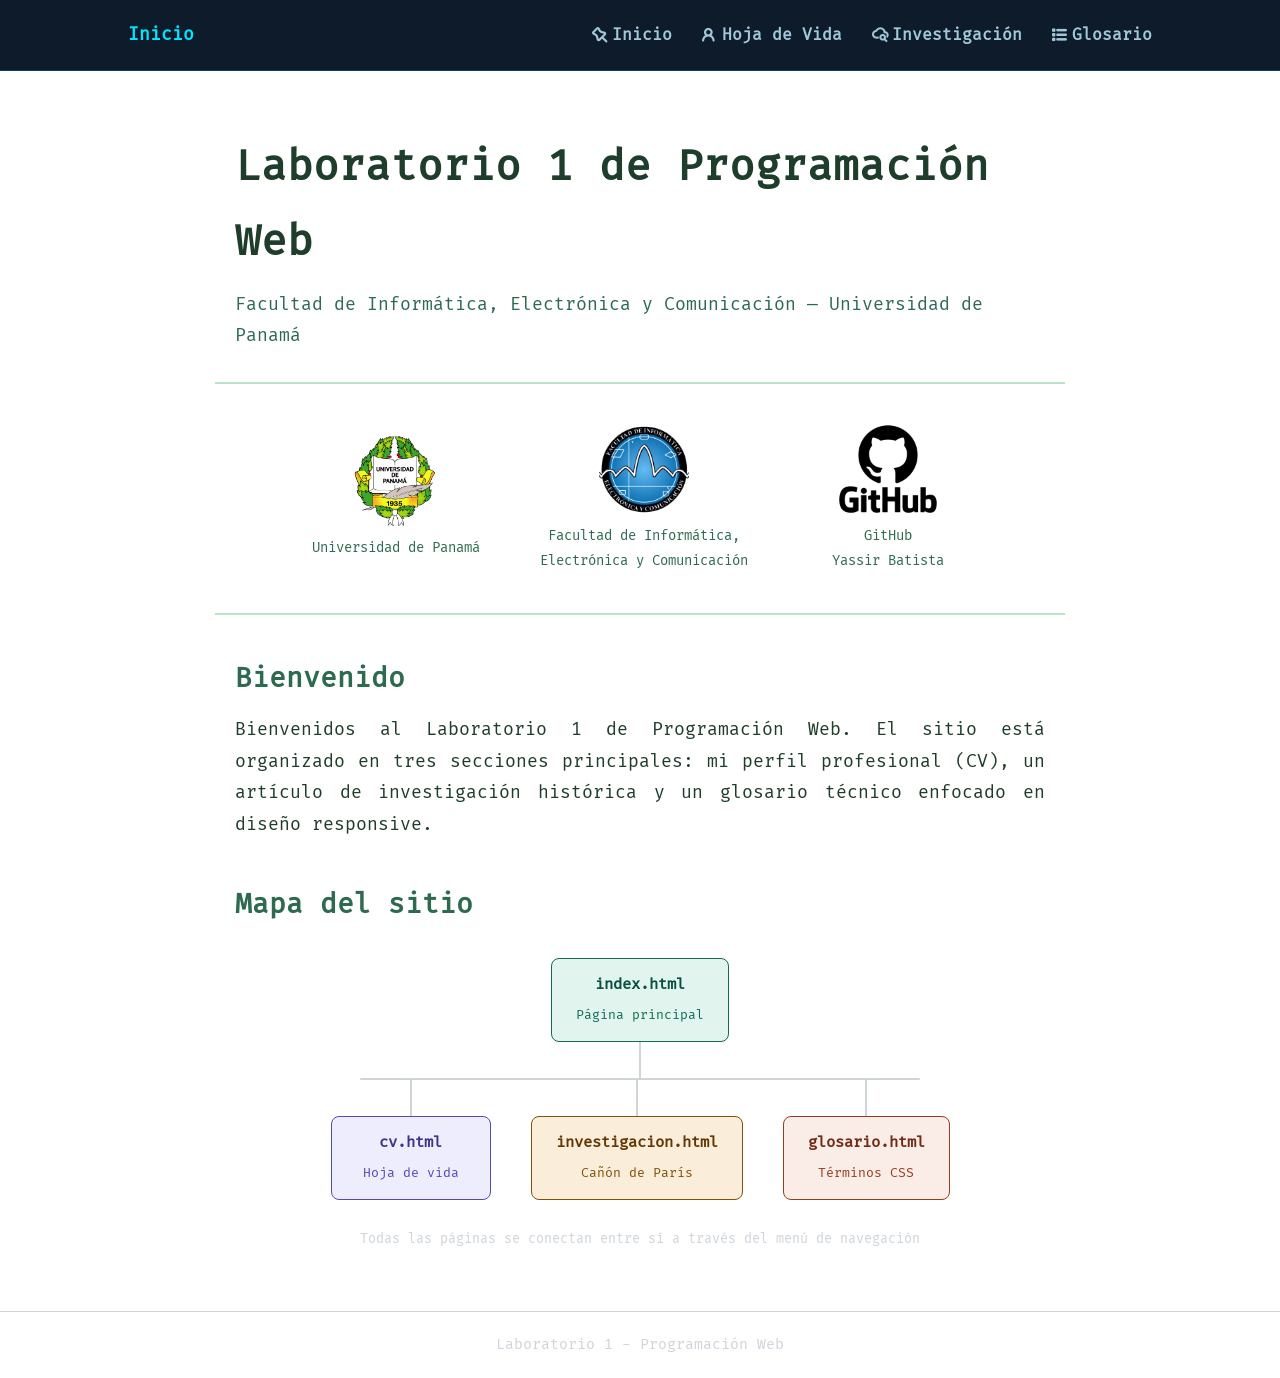
<file: templates/index.html>
<!DOCTYPE html>
<html lang="es">
<head>
    <meta charset="UTF-8">
    <meta name="viewport" content="width=device-width, initial-scale=1.0">
    <title>Laboratorio 1 - Programación Web</title>
    <link rel="stylesheet" href="../assets/style/base.css">
    <link rel="stylesheet" href="../assets/style/index.css">
</head>
<body>

    <header>
        <nav class="nav">
            <span class="nav-titulo">Inicio</span>
            <ul class="nav-lista">
                <li><a href="index.html"> Inicio</a></li>
                <li><a href="cv.html"> Hoja de Vida</a></li>
                <li><a href="investigacion.html">󰥗 Investigación</a></li>
                <li><a href="glosario.html"> Glosario</a></li>
            </ul>
        </nav>
    </header>

    <main>

        <!-- ENCABEZADO -->
        <section class="encabezado">
            <h1>Laboratorio 1 de Programación Web</h1>
            <p>Facultad de Informática, Electrónica y Comunicación — Universidad de Panamá</p>
        </section>

        <!-- LOGOS -->
        <section class="logos">
            <div class="logo-item">
                <a href="https://www.up.ac.pa/">
                    <img src="../assets/images/uni.png" alt="Logo Universidad de Panamá">
                    <span>Universidad de Panamá</span>
                </a>
            </div>
            <div class="logo-item">
                <a href="https://fiec.up.ac.pa/">
                    <img src="../assets/images/fiec.png" alt="Logo FIEC">
                    <span>Facultad de Informática,<br>Electrónica y Comunicación</span>
                </a>
            </div>
            <div class="logo-item">
                <a href="https://github.com/YassirBatista">
                    <img src="../assets/images/github.png" alt="GitHub Yassir Batista">
                    <span>GitHub<br>Yassir Batista</span>
                </a>
            </div>
        </section>

        <!-- BIENVENIDA -->
        <section class="bienvenida">
            <h2>Bienvenido</h2>
            <p>
                Bienvenidos al Laboratorio 1 de Programación Web. El sitio está organizado en tres secciones principales: mi perfil profesional (CV), un artículo de investigación histórica y un glosario técnico enfocado en diseño responsive.
            </p>
        </section>

        <!-- MAPA DEL SITIO -->
        <section class="mapa">
            <h2>Mapa del sitio</h2>

            <!-- NODO RAÍZ -->
            <div class="mapa-raiz">
                <div class="nodo nodo-inicio">
                    <p>index.html</p>
                    <span>Página principal</span>
                </div>
            </div>

            <!-- LÍNEA VERTICAL HACIA ABAJO -->
            <div class="linea-vertical"></div>

            <!-- LÍNEA HORIZONTAL QUE SE RAMIFICA -->
            <div class="linea-horizontal"></div>

            <!-- TRES RAMAS -->
            <div class="ramas">

                <div class="rama">
                    <div class="linea-rama"></div>
                    <div class="nodo nodo-cv">
                        <p>cv.html</p>
                        <span>Hoja de vida</span>
                    </div>
                </div>

                <div class="rama">
                    <div class="linea-rama"></div>
                    <div class="nodo nodo-investigacion">
                        <p>investigacion.html</p>
                        <span>Cañón de París</span>
                    </div>
                </div>

                <div class="rama">
                    <div class="linea-rama"></div>
                    <div class="nodo nodo-glosario">
                        <p>glosario.html</p>
                        <span>Términos CSS</span>
                    </div>
                </div>

            </div>

            <!-- LEYENDA -->
            <p class="mapa-leyenda">Todas las páginas se conectan entre sí a través del menú de navegación</p>

        </section>

    </main>

    <footer>
        <p>Laboratorio 1 - Programación Web</p>
    </footer>

</body>
</html>
</file>
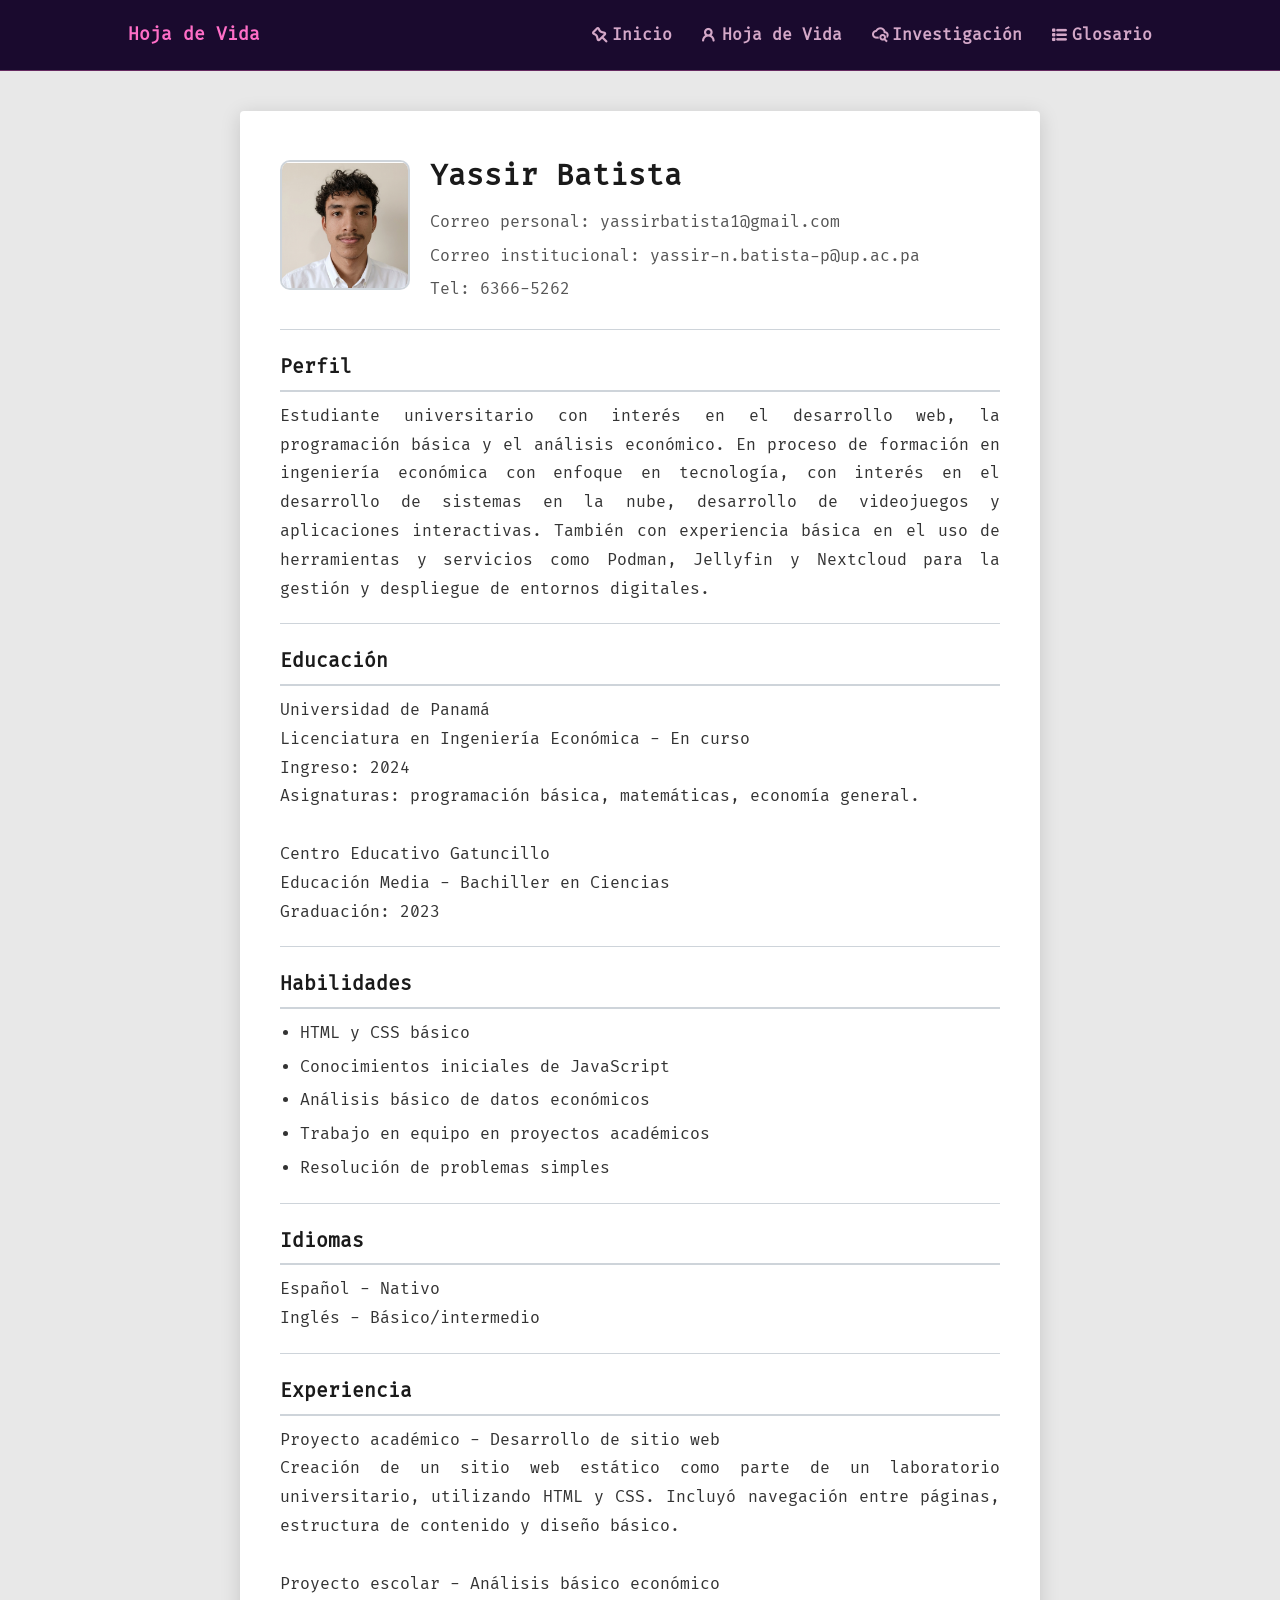
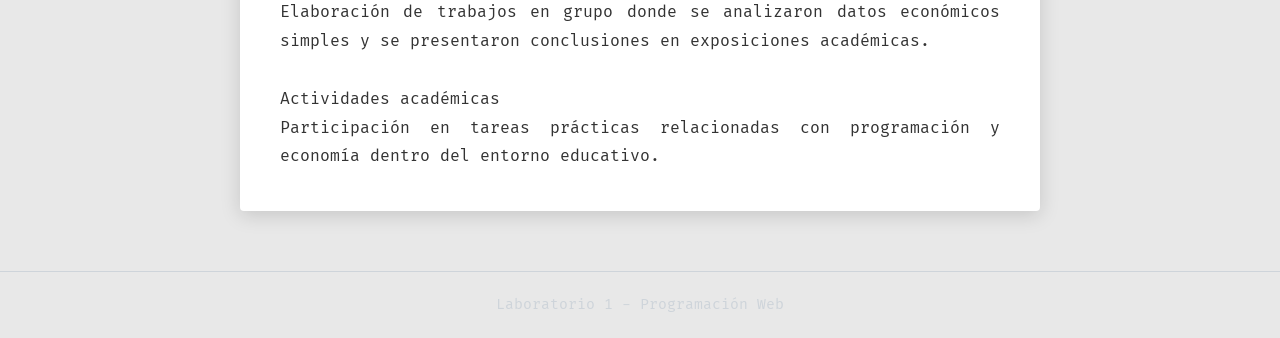
<file: templates/cv.html>
<!DOCTYPE html>
<html lang="es">
<head>
    <meta charset="UTF-8">
    <meta name="viewport" content="width=device-width, initial-scale=1.0">
    <title>Hoja de Vida</title>
    <link rel="stylesheet" href="../assets/style/base.css">
    <link rel="stylesheet" href="../assets/style/styleCV.css">
</head>
<body>

    <header>
        <nav class="nav">
            <span class="nav-titulo">Hoja de Vida</span>
            <ul class="nav-lista">
                <li><a href="index.html"> Inicio</a></li>
                <li><a href="cv.html"> Hoja de Vida</a></li>
                <li><a href="investigacion.html">󰥗 Investigación</a></li>
                <li><a href="glosario.html"> Glosario</a></li>
            </ul>
        </nav>
    </header>

    <main class="cv-contenedor">

        <section class="cv-encabezado">
            <div class="cv-foto">
                <img src="../assets/images/foto.png" alt="Foto personal">
            </div>
            <div class="cv-datos">
                <h1>Yassir Batista</h1>
                <p>Correo personal: yassirbatista1@gmail.com</p>
                <p>Correo institucional: yassir-n.batista-p@up.ac.pa</p>
                <p>Tel: 6366-5262</p>
            </div>
        </section>

        <hr>

        <section class="cv-seccion">
            <h2>Perfil</h2>
            <p>
                Estudiante universitario con interés en el desarrollo web, la programación básica y el análisis económico.
                En proceso de formación en ingeniería económica con enfoque en tecnología, con interés en el desarrollo de sistemas en la nube, desarrollo de videojuegos y aplicaciones interactivas.
                También con experiencia básica en el uso de herramientas y servicios como Podman, Jellyfin y Nextcloud para la gestión y despliegue de entornos digitales.
            </p>
        </section>

        <hr>

        <section class="cv-seccion">
            <h2>Educación</h2>
            <p>Universidad de Panamá</p>
            <p>Licenciatura en Ingeniería Económica - En curso</p>
            <p>Ingreso: 2024</p>
            <p>Asignaturas: programación básica, matemáticas, economía general.</p>
            <br>
            <p>Centro Educativo Gatuncillo</p>
            <p>Educación Media - Bachiller en Ciencias</p>
            <p>Graduación: 2023</p>
        </section>

        <hr>

        <section class="cv-seccion">
            <h2>Habilidades</h2>
            <ul>
                <li>HTML y CSS básico</li>
                <li>Conocimientos iniciales de JavaScript</li>
                <li>Análisis básico de datos económicos</li>
                <li>Trabajo en equipo en proyectos académicos</li>
                <li>Resolución de problemas simples</li>
            </ul>
        </section>

        <hr>

        <section class="cv-seccion">
            <h2>Idiomas</h2>
            <p>Español - Nativo</p>
            <p>Inglés - Básico/intermedio</p>
        </section>

        <hr>

        <section class="cv-seccion">
            <h2>Experiencia</h2>
            <p>Proyecto académico - Desarrollo de sitio web</p>
            <p>
                Creación de un sitio web estático como parte de un laboratorio universitario,
                utilizando HTML y CSS. Incluyó navegación entre páginas, estructura de contenido y diseño básico.
            </p>
            <br>
            <p>Proyecto escolar - Análisis básico económico</p>
            <p>
                Elaboración de trabajos en grupo donde se analizaron datos económicos simples
                y se presentaron conclusiones en exposiciones académicas.
            </p>
            <br>
            <p>Actividades académicas</p>
            <p>
                Participación en tareas prácticas relacionadas con programación y economía dentro del entorno educativo.
            </p>
        </section>

    </main>

    <footer>
        <p>Laboratorio 1 - Programación Web</p>
    </footer>

</body>
</html>
</file>
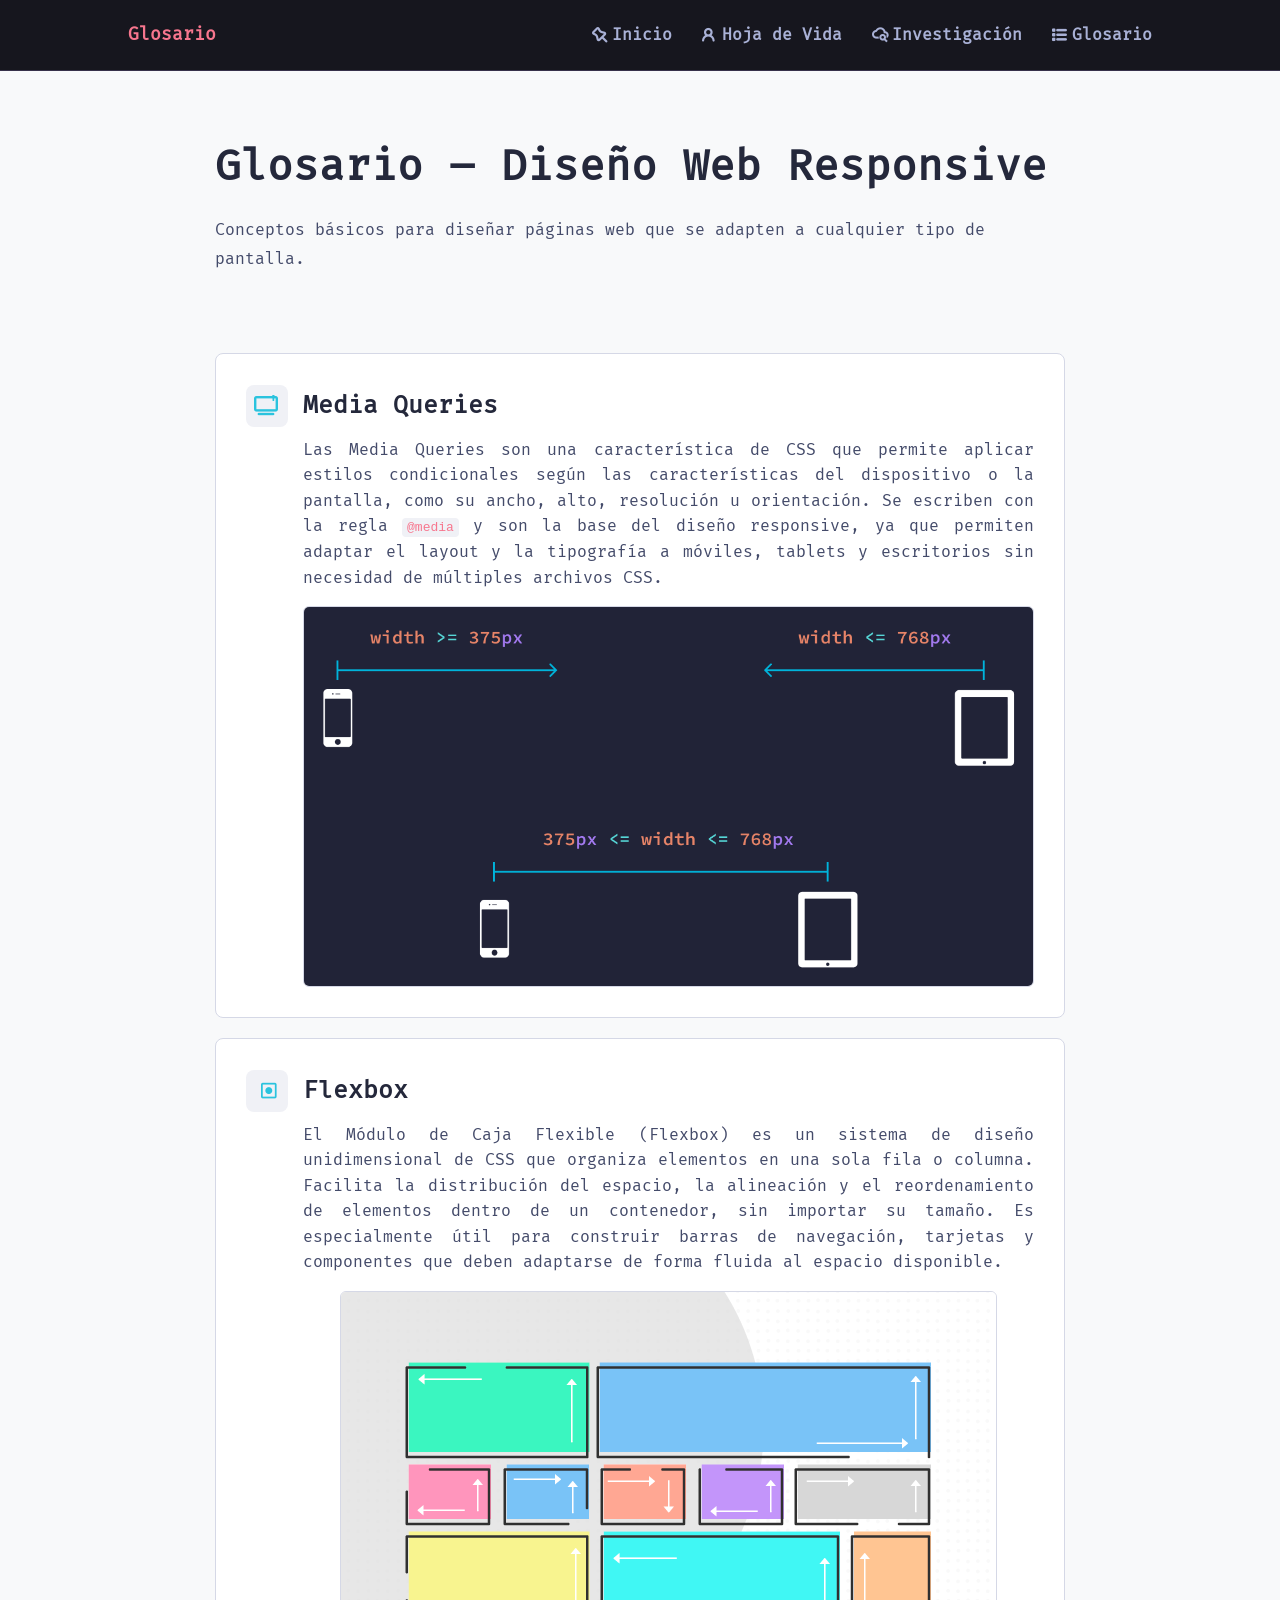
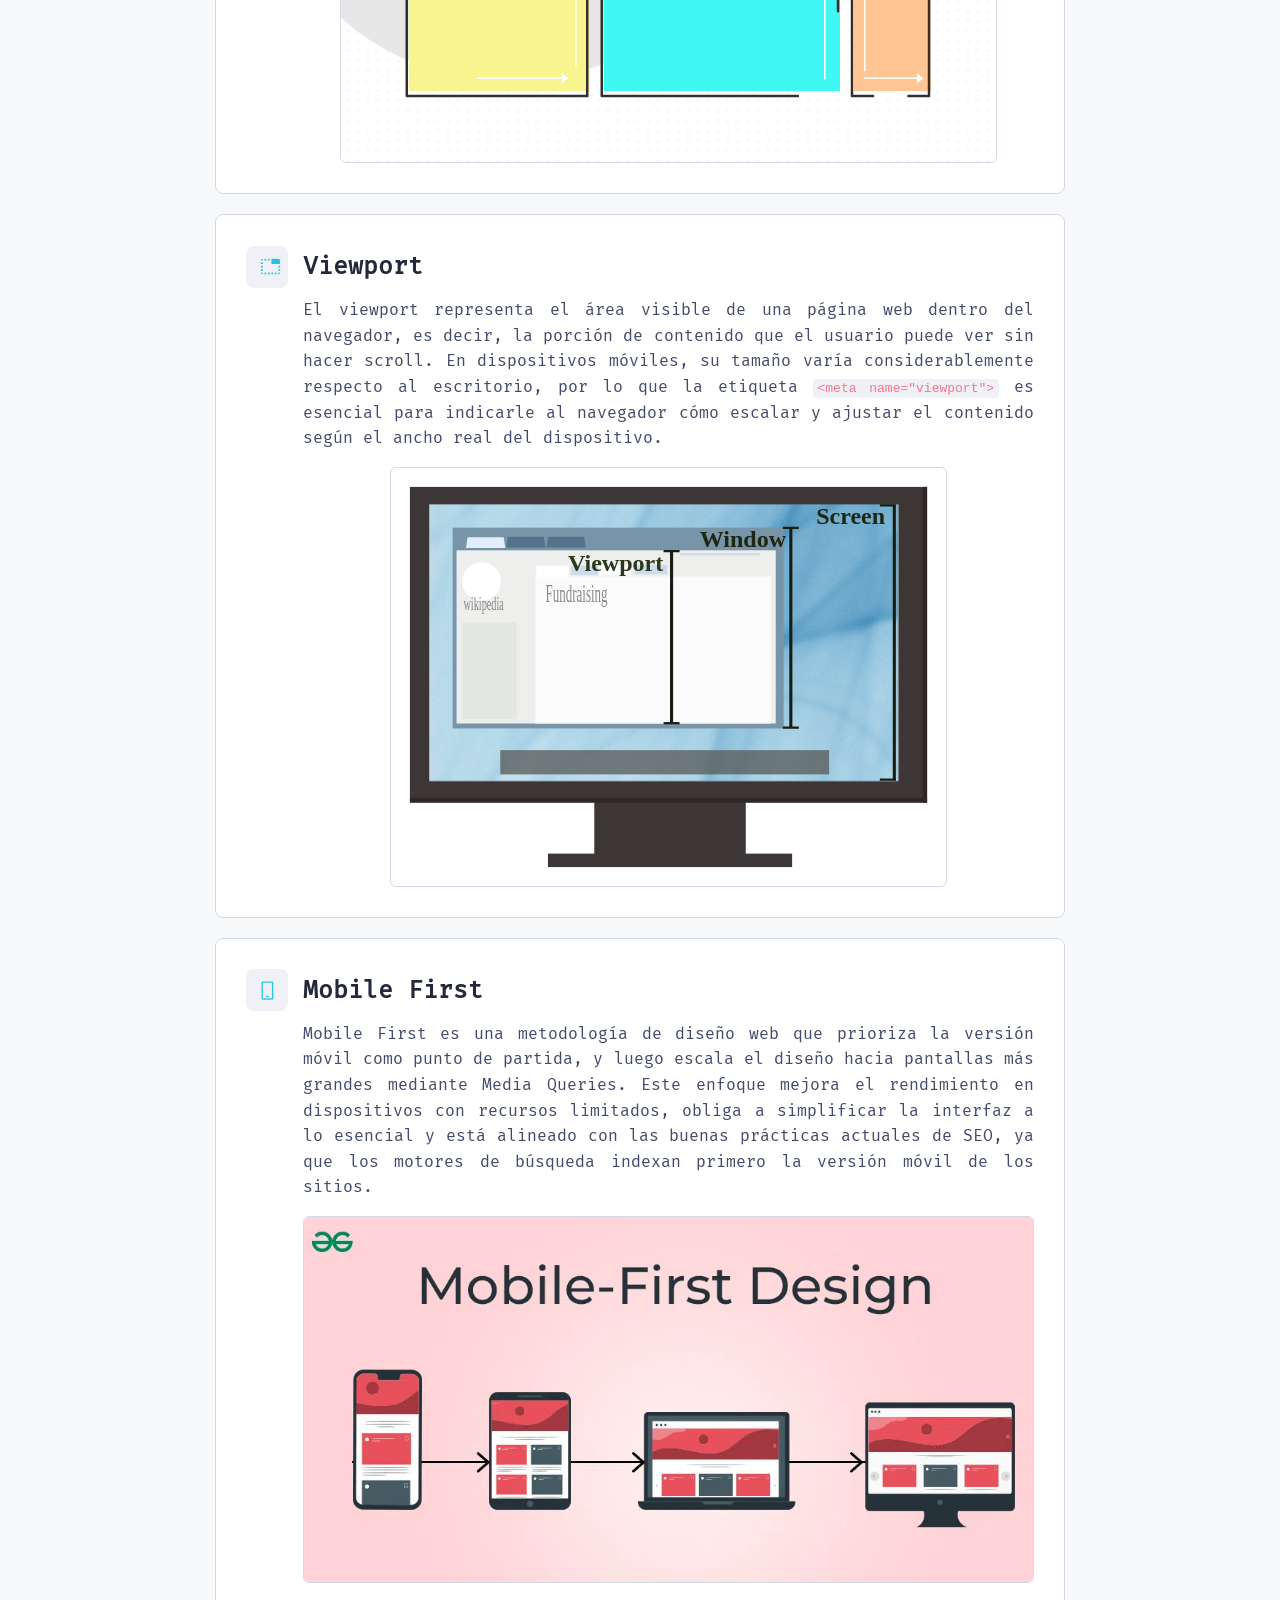
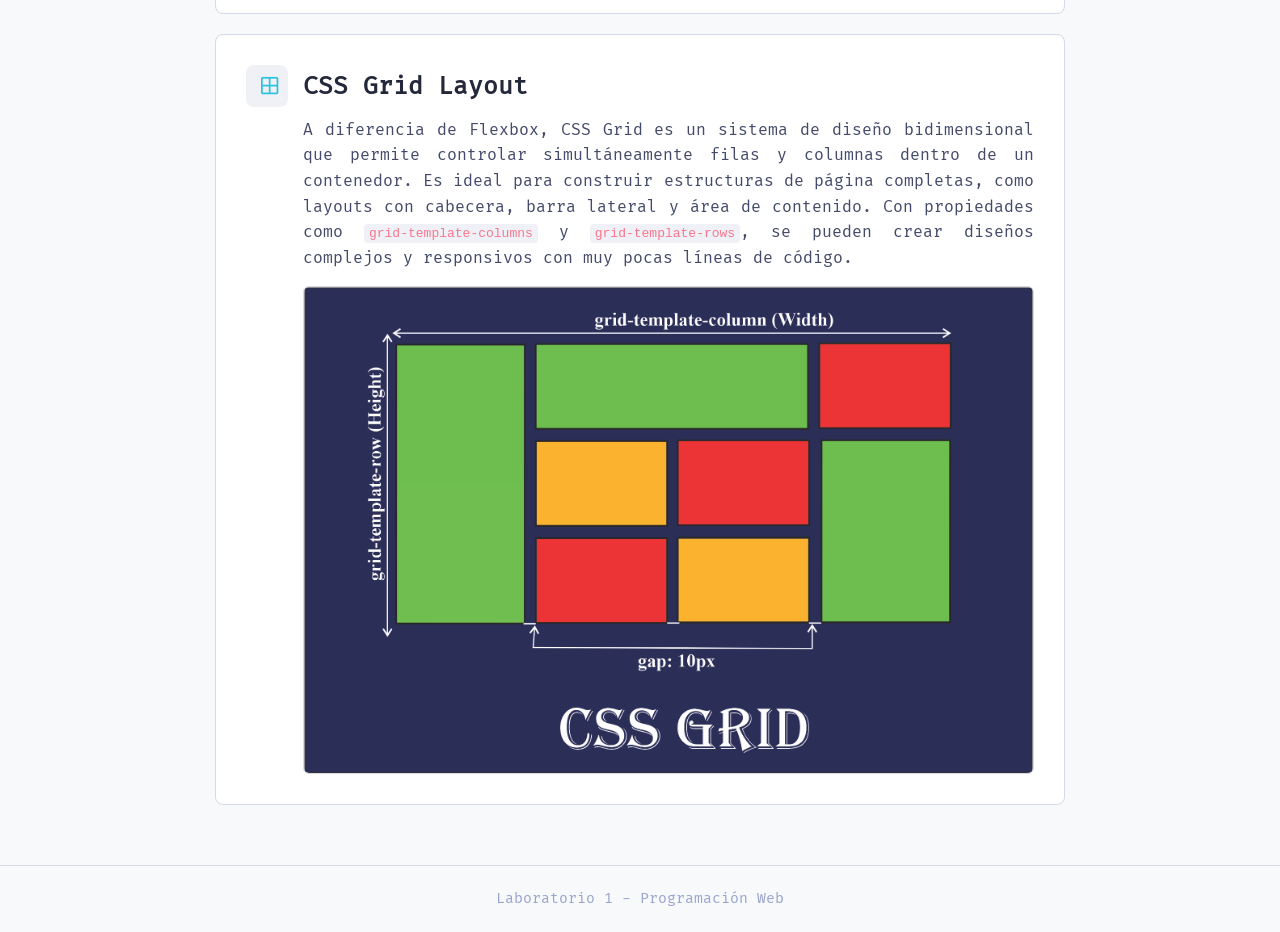
<file: templates/glosario.html>
<!DOCTYPE html>
<html lang="es">
<head>
    <meta charset="UTF-8">
    <meta name="viewport" content="width=device-width, initial-scale=1.0">
    <title>Glosario – Diseño Web Responsive</title>
    <link rel="stylesheet" href="../assets/style/base.css">
    <link rel="stylesheet" href="../assets/style/styleGlosario.css">
</head>
<body>

    <header>
        <nav class="nav">
            <span class="nav-titulo">Glosario</span>
            <ul class="nav-lista">
                <li><a href="index.html"> Inicio</a></li>
                <li><a href="cv.html"> Hoja de Vida</a></li>
                <li><a href="investigacion.html">󰥗 Investigación</a></li>
                <li><a href="glosario.html"> Glosario</a></li>
            </ul>
        </nav>
    </header>

    <main class="contenido">

        <section class="intro">
            <h1>Glosario – Diseño Web Responsive</h1>
            <p>Conceptos básicos para diseñar páginas web que se adapten a cualquier tipo de pantalla.</p>
        </section>

        <section id="glosario">
            <article class="termino">
                <div class="termino-encabezado">
                    <span class="termino-icono">'</span>
                    <h2>Media Queries</h2>
                </div>
                    <p>Las Media Queries son una característica de CSS que permite aplicar estilos condicionales según las características del dispositivo o la pantalla, como su ancho, alto, resolución u orientación. Se escriben con la regla <code>@media</code> y son la base del diseño responsive, ya que permiten adaptar el layout y la tipografía a móviles, tablets y escritorios sin necesidad de múltiples archivos CSS.</p>
                <div class="termino-imagen">
                    <img src="../assets/images/media.png" alt="Ejemplo Media Queries">
                </div>
            </article>

            <article class="termino">
                <div class="termino-encabezado">
                    <span class="termino-icono">󱗝</span>
                    <h2>Flexbox</h2>
                </div>
                    <p>El Módulo de Caja Flexible (Flexbox) es un sistema de diseño unidimensional de CSS que organiza elementos en una sola fila o columna. Facilita la distribución del espacio, la alineación y el reordenamiento de elementos dentro de un contenedor, sin importar su tamaño. Es especialmente útil para construir barras de navegación, tarjetas y componentes que deben adaptarse de forma fluida al espacio disponible.</p>
                <div class="termino-imagen">
                    <img src="../assets/images/flexbox.png" alt="Ejemplo Flexbox">
                </div>
            </article>

            <article class="termino">
                <div class="termino-encabezado">
                    <span class="termino-icono">󰓪</span>
                    <h2>Viewport</h2>
                </div>
                    <p>El viewport representa el área visible de una página web dentro del navegador, es decir, la porción de contenido que el usuario puede ver sin hacer scroll. En dispositivos móviles, su tamaño varía considerablemente respecto al escritorio, por lo que la etiqueta <code>&lt;meta name="viewport"&gt;</code> es esencial para indicarle al navegador cómo escalar y ajustar el contenido según el ancho real del dispositivo.</p>
                <div class="termino-imagen">
                    <img src="../assets/images/viewport.svg" alt="Ejemplo Viewport">
                </div>
            </article>

            <article class="termino">
                <div class="termino-encabezado">
                    <span class="termino-icono"></span>
                    <h2>Mobile First</h2>
                </div>
                    <p>Mobile First es una metodología de diseño web que prioriza la versión móvil como punto de partida, y luego escala el diseño hacia pantallas más grandes mediante Media Queries. Este enfoque mejora el rendimiento en dispositivos con recursos limitados, obliga a simplificar la interfaz a lo esencial y está alineado con las buenas prácticas actuales de SEO, ya que los motores de búsqueda indexan primero la versión móvil de los sitios.</p>
                <div class="termino-imagen">
                    <img src="../assets/images/mobile.webp" alt="Ejemplo Mobile First">
                </div>
            </article>

            <article class="termino">
                <div class="termino-encabezado">
                    <span class="termino-icono">󰝘</span>
                    <h2>CSS Grid Layout</h2>
                </div>
                    <p>A diferencia de Flexbox, CSS Grid es un sistema de diseño bidimensional que permite controlar simultáneamente filas y columnas dentro de un contenedor. Es ideal para construir estructuras de página completas, como layouts con cabecera, barra lateral y área de contenido. Con propiedades como <code>grid-template-columns</code> y <code>grid-template-rows</code>, se pueden crear diseños complejos y responsivos con muy pocas líneas de código.</p>
                <div class="termino-imagen">
                    <img src="../assets/images/css.webp" alt="Ejemplo CSS Grid">
                </div>
            </article>

        </section>

    </main>

    <footer>
        <p>Laboratorio 1 - Programación Web</p>
    </footer>

</body>
</html>
</file>
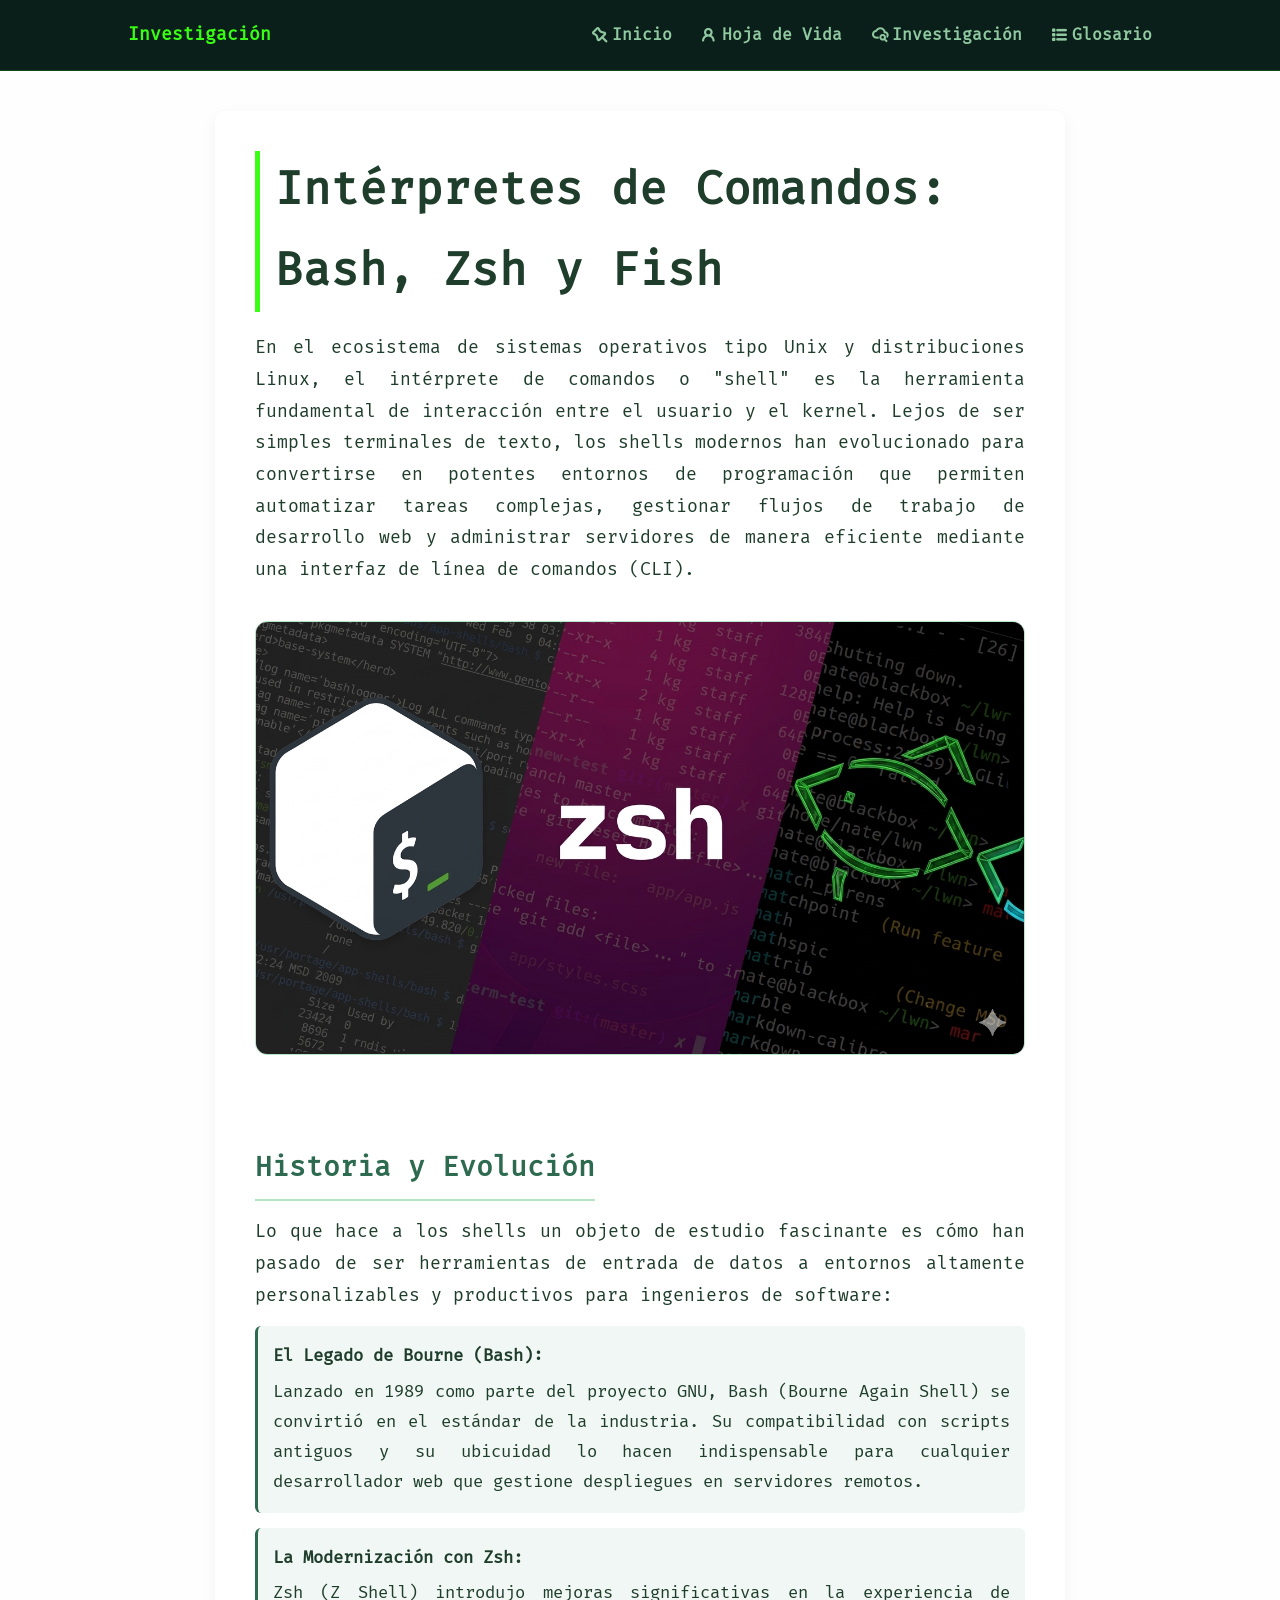
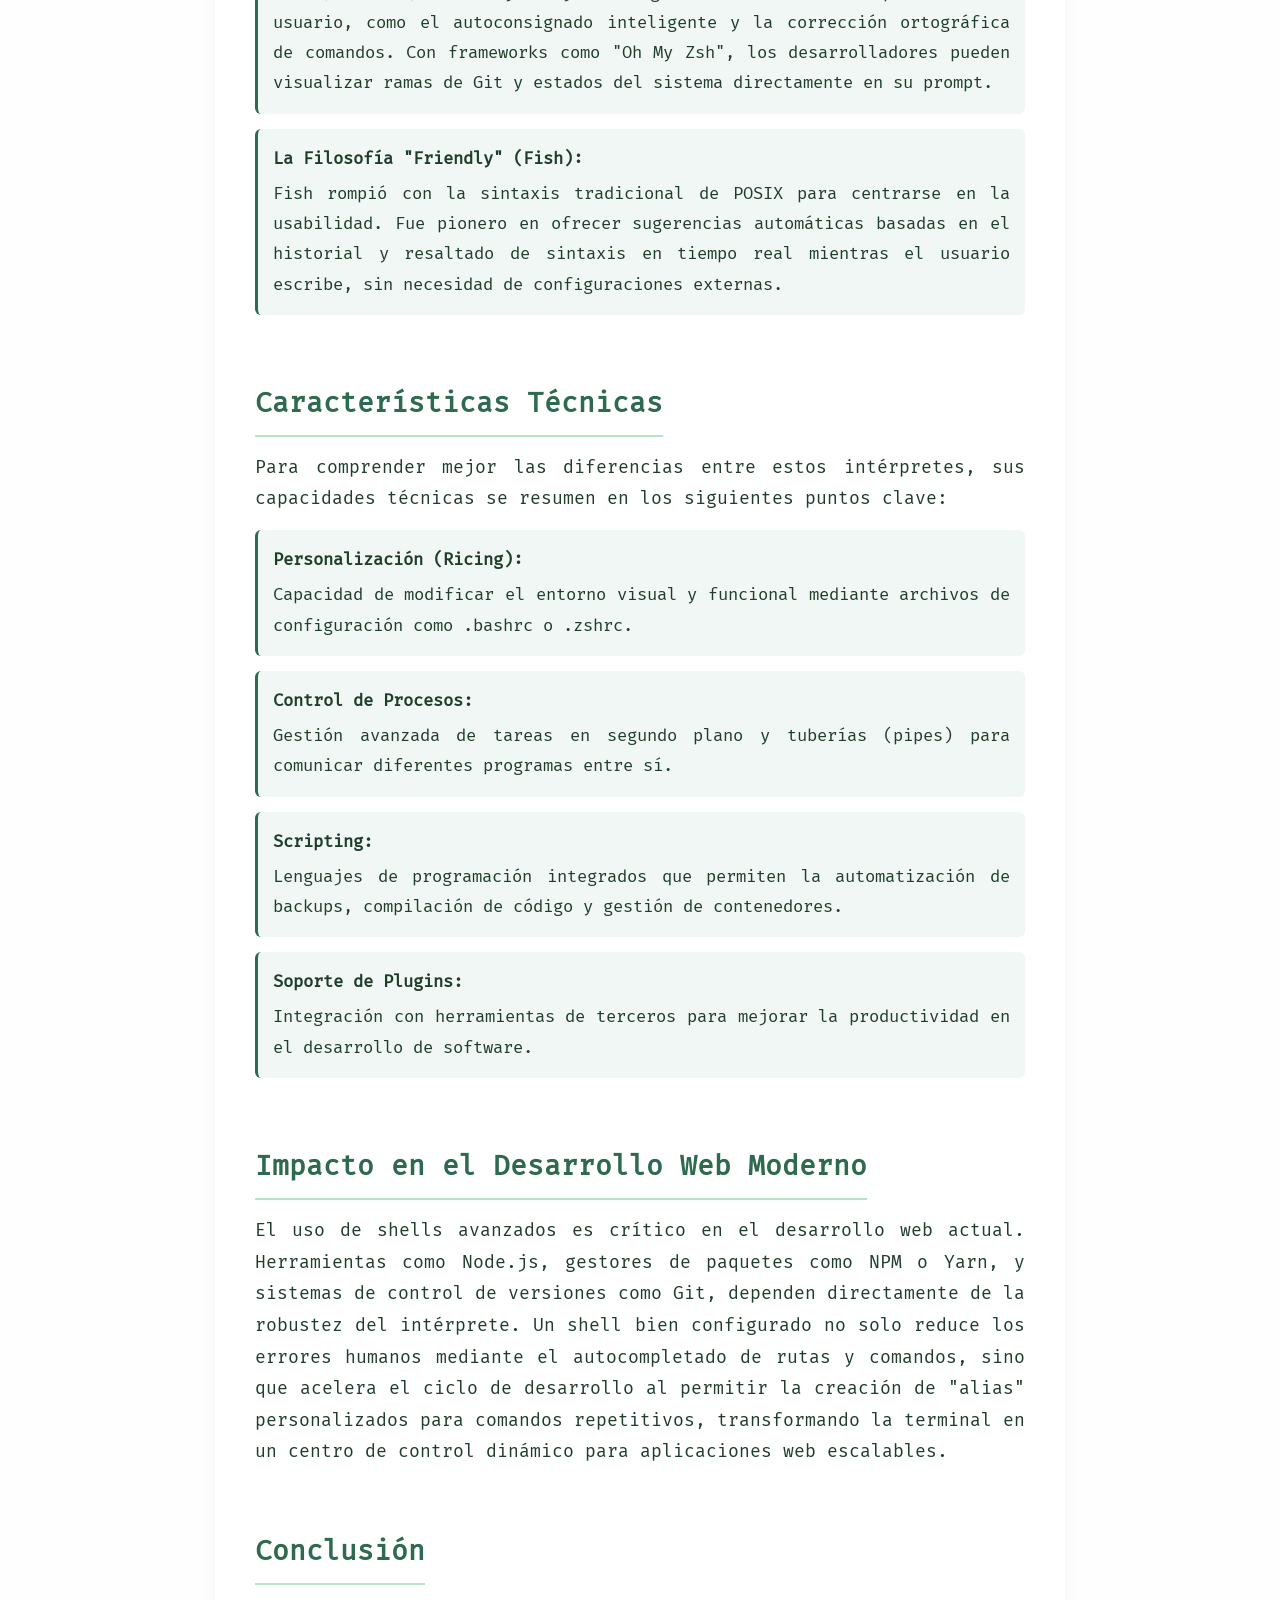
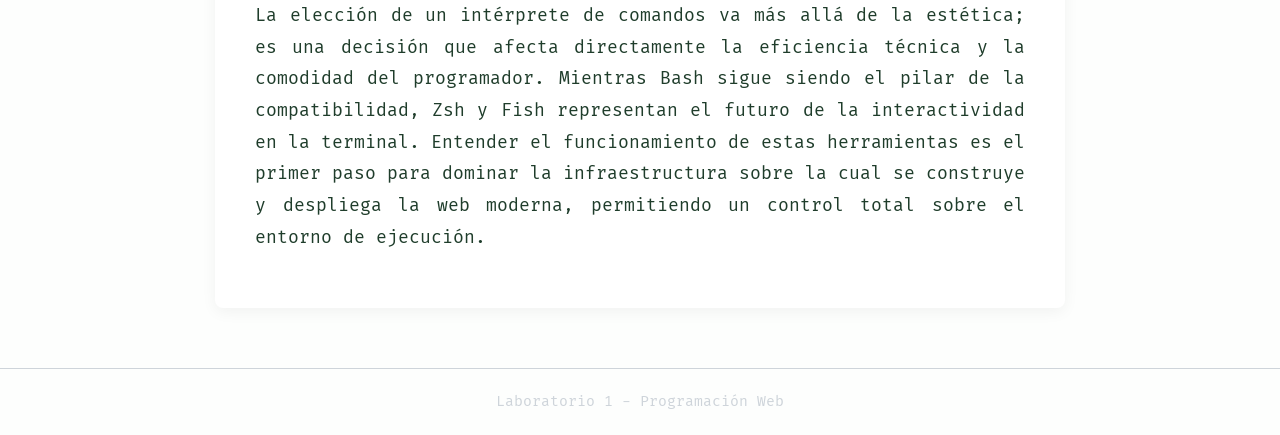
<file: templates/investigacion.html>
<!DOCTYPE html>
<html lang="es">
<head>
    <meta charset="UTF-8">
    <meta name="viewport" content="width=device-width, initial-scale=1.0">
    <title>Investigación</title>
    <link rel="stylesheet" href="../assets/style/base.css">
    <link rel="stylesheet" href="../assets/style/investigacion.css">
</head>
<body>

    <header>
        <nav class="nav">
            <span class="nav-titulo">Investigación</span>
            <ul class="nav-lista">
                <li><a href="index.html"> Inicio</a></li>
                <li><a href="cv.html"> Hoja de Vida</a></li>
                <li><a href="investigacion.html">󰥗 Investigación</a></li>
                <li><a href="glosario.html"> Glosario</a></li>
            </ul>
        </nav>
    </header>

    <main class="contenido">

        <section>
            <h1>Intérpretes de Comandos: Bash, Zsh y Fish</h1>
            <p>
                En el ecosistema de sistemas operativos tipo Unix y distribuciones Linux, el intérprete de comandos o "shell" es la herramienta fundamental de interacción entre el usuario y el kernel. Lejos de ser simples terminales de texto, los shells modernos han evolucionado para convertirse en potentes entornos de programación que permiten automatizar tareas complejas, gestionar flujos de trabajo de desarrollo web y administrar servidores de manera eficiente mediante una interfaz de línea de comandos (CLI).
            </p>
            <div class="imagen-centrada">
                <img src="../assets/images/interpretes.png" alt="Logo de terminal y shells">
            </div>
        </section>

        <section>
            <h2>Historia y Evolución</h2>
            <p>
                Lo que hace a los shells un objeto de estudio fascinante es cómo han pasado de ser herramientas de entrada de datos a entornos altamente personalizables y productivos para ingenieros de software:
            </p>
            <ul>
                <li><strong>El Legado de Bourne (Bash):</strong> Lanzado en 1989 como parte del proyecto GNU, Bash (Bourne Again Shell) se convirtió en el estándar de la industria. Su compatibilidad con scripts antiguos y su ubicuidad lo hacen indispensable para cualquier desarrollador web que gestione despliegues en servidores remotos.</li>
                <li><strong>La Modernización con Zsh:</strong> Zsh (Z Shell) introdujo mejoras significativas en la experiencia de usuario, como el autoconsignado inteligente y la corrección ortográfica de comandos. Con frameworks como "Oh My Zsh", los desarrolladores pueden visualizar ramas de Git y estados del sistema directamente en su prompt.</li>
                <li><strong>La Filosofía "Friendly" (Fish):</strong> Fish rompió con la sintaxis tradicional de POSIX para centrarse en la usabilidad. Fue pionero en ofrecer sugerencias automáticas basadas en el historial y resaltado de sintaxis en tiempo real mientras el usuario escribe, sin necesidad de configuraciones externas.</li>
            </ul>
        </section>

        <section>
            <h2>Características Técnicas</h2>
            <p>
                Para comprender mejor las diferencias entre estos intérpretes, sus capacidades técnicas se resumen en los siguientes puntos clave:
            </p>
            <ul>
                <li><strong>Personalización (Ricing):</strong> Capacidad de modificar el entorno visual y funcional mediante archivos de configuración como .bashrc o .zshrc.</li>
                <li><strong>Control de Procesos:</strong> Gestión avanzada de tareas en segundo plano y tuberías (pipes) para comunicar diferentes programas entre sí.</li>
                <li><strong>Scripting:</strong> Lenguajes de programación integrados que permiten la automatización de backups, compilación de código y gestión de contenedores.</li>
                <li><strong>Soporte de Plugins:</strong> Integración con herramientas de terceros para mejorar la productividad en el desarrollo de software.</li>
            </ul>
        </section>

        <section>
            <h2>Impacto en el Desarrollo Web Moderno</h2>
            <p>
                El uso de shells avanzados es crítico en el desarrollo web actual. Herramientas como Node.js, gestores de paquetes como NPM o Yarn, y sistemas de control de versiones como Git, dependen directamente de la robustez del intérprete. Un shell bien configurado no solo reduce los errores humanos mediante el autocompletado de rutas y comandos, sino que acelera el ciclo de desarrollo al permitir la creación de "alias" personalizados para comandos repetitivos, transformando la terminal en un centro de control dinámico para aplicaciones web escalables.
            </p>
        </section>

        <section>
            <h2>Conclusión</h2>
            <p>
                La elección de un intérprete de comandos va más allá de la estética; es una decisión que afecta directamente la eficiencia técnica y la comodidad del programador. Mientras Bash sigue siendo el pilar de la compatibilidad, Zsh y Fish representan el futuro de la interactividad en la terminal. Entender el funcionamiento de estas herramientas es el primer paso para dominar la infraestructura sobre la cual se construye y despliega la web moderna, permitiendo un control total sobre el entorno de ejecución.
            </p>
        </section>

    </main>

    <footer>
        <p>Laboratorio 1 - Programación Web</p>
    </footer>

</body>
</html>
</file>
<file: assets/style/base.css>
@font-face {
    font-family: "FiraCode Nerd Font";
    src: url("../fonts/FiraCodeNerdFont-Regular.ttf");
}

:root {
    --verde-oscuro: #1F3D2B;
    --verde-medio: #2D6A4F;
    --verde-claro: #B7E4C7;
    --blanco-suave: #F8F9FA;
    --gris: #CED4DA;
    --texto: #1F3D2B;
    --borde: #CED4DA;
}

* {
    margin: 0;
    padding: 0;
    box-sizing: border-box;
}

body {
    font-family: "FiraCode Nerd Font", monospace;
    background: #fff;
    color: var(--texto);
    line-height: 1.8;
}

.nav {
    display: flex;
    justify-content: space-between;
    align-items: center;
    padding: 1.2rem 10%;
    position: sticky;
    top: 0;
    z-index: 100;
}

.nav-titulo {
    font-size: 1.1rem;
    font-weight: bold;
}

.nav-lista {
    list-style: none;
    display: flex;
    gap: 30px;
}

.nav-lista a {
    text-decoration: none;
    font-weight: 600;
    transition: color 0.2s;
}

footer {
    text-align: center;
    padding: 20px;
    margin-top: 60px;
    border-top: 1px solid var(--borde);
    color: var(--gris);
    font-size: 0.9rem;
}
</file>
<file: assets/style/index.css>
.nav {
    background: #0D1B2A;
    border-bottom: 1px solid #00E5FF33;
}
 
.nav-titulo {
    color: #00E5FF;
}
 
.nav-lista a {
    color: #a0c8d8;
}
 
.nav-lista a:hover {
    color: #00E5FF;
}

.encabezado {
    max-width: 850px;
    margin: 60px auto 0;
    padding: 0 20px 30px;
    border-bottom: 2px solid var(--verde-claro);
}
 
.encabezado h1 {
    font-size: 2.6rem;
    color: var(--verde-oscuro);
}
 
.encabezado p {
    color: var(--verde-medio);
    font-size: 1.1rem;
    margin-top: 8px;
}
 
/* LOGOS */
.logos {
    max-width: 850px;
    margin: 40px auto 0;
    padding: 0 20px 40px;
    display: flex;
    justify-content: center;
    align-items: center;
    gap: 60px;
    border-bottom: 2px solid var(--verde-claro);
}
 
.logo-item {
    display: flex;
    flex-direction: column;
    align-items: center;
    gap: 10px;
}

.logo-item:hover {
    transform: scale(1.10);
}
 
.logo-item img {
    height: 90px;
    width: auto;
    object-fit: contain;
}
 
.logo-item span {
    font-size: 0.85rem;
    color: var(--verde-medio);
    text-align: center;
}

.bienvenida {
    max-width: 850px;
    margin: 40px auto 0;
    padding: 0 20px;
}
 
.bienvenida h2 {
    font-size: 1.7rem;
    color: var(--verde-medio);
    margin-bottom: 10px;
}
 
.bienvenida p {
    font-size: 1.1rem;
    text-align: justify;
}
 
/* MAPA DEL SITIO */
.mapa {
    max-width: 850px;
    margin: 40px auto 0;
    padding: 0 20px;
}
 
.mapa h2 {
    font-size: 1.7rem;
    color: var(--verde-medio);
    margin-bottom: 28px;
}

.mapa-raiz {
    display: flex;
    justify-content: center;
}

.nodo {
    padding: 12px 24px;
    border-radius: 8px;
    border-width: 1px;
    border-style: solid;
    text-align: center;
    min-width: 160px;
}
 
.nodo p {
    font-size: 0.95rem;
    font-weight: bold;
    margin: 0 0 2px;
}
 
.nodo span {
    font-size: 0.8rem;
}
 
/* COLORES DE CADA NODO */
.nodo-inicio {
    background: #E1F5EE;
    border-color: #0F6E56;
}
 
.nodo-inicio p    { color: #085041; }
.nodo-inicio span { color: #0F6E56; }
 
.nodo-cv {
    background: #EEEDFE;
    border-color: #534AB7;
}
 
.nodo-cv p    { color: #3C3489; }
.nodo-cv span { color: #534AB7; }
 
.nodo-investigacion {
    background: #FAEEDA;
    border-color: #854F0B;
}
 
.nodo-investigacion p    { color: #633806; }
.nodo-investigacion span { color: #854F0B; }
 
.nodo-glosario {
    background: #FAECE7;
    border-color: #993C1D;
}
 
.nodo-glosario p    { color: #712B13; }
.nodo-glosario span { color: #993C1D; }
 
.linea-vertical {
    width: 2px;
    height: 36px;
    background: var(--borde);
    margin: 0 auto;
}

.linea-horizontal {
    height: 2px;
    background: var(--borde);
    margin: 0 auto;
    max-width: 560px;
    border-radius: 2px;
}

.ramas {
    display: flex;
    justify-content: center;
    gap: 40px;
    max-width: 620px;
    margin: 0 auto;
}

.rama {
    display: flex;
    flex-direction: column;
    align-items: center;
}
 
.linea-rama {
    width: 2px;
    height: 36px;
    background: var(--borde);
}

.mapa-leyenda {
    text-align: center;
    margin-top: 28px;
    font-size: 0.82rem;
    color: var(--gris);
}

.logo-item a {
    display: flex;
    flex-direction: column;
    align-items: center;
    gap: 10px;
    text-decoration: none;
}

.logo-item a:hover img {
    opacity: 0.8;
}

.logo-item a:hover span {
    color: var(--verde-oscuro);
}
</file>
<file: assets/style/styleCV.css>
.nav {
    background: #1A0A2E;
    border-bottom: 1px solid #FF6EC755;
}

.nav-titulo {
    color: #FF6EC7;
}

.nav-lista a {
    color: #d4a8c8;
}

.nav-lista a:hover {
    color: #FF6EC7;
}

body {
    background: #e8e8e8;
}

.cv-contenedor {
    max-width: 800px;
    margin: 40px auto 60px;
    background: #ffffff;
    padding: 40px;
    border-radius: 4px;
    box-shadow: 0 4px 20px rgba(0, 0, 0, 0.15);
}

.cv-encabezado {
    display: flex;
    align-items: center;
    gap: 20px;
    margin-bottom: 20px;
}

.cv-foto img {
    width: 130px;
    height: 130px;
    object-fit: cover;
    border-radius: 10px;
    border: 2px solid var(--borde);
}

.cv-datos h1 {
    font-size: 1.8rem;
    margin: 0;
    color: #1a1a1a;
}

.cv-datos p {
    margin: 5px 0;
    color: #555;
}

.cv-seccion {
    margin-top: 20px;
    text-align: justify;
    color: #333;
}

.cv-seccion h2 {
    font-size: 1.2rem;
    border-bottom: 2px solid var(--borde);
    padding-bottom: 5px;
    margin-bottom: 10px;
    color: #1a1a1a;
}

.cv-seccion ul {
    padding-left: 20px;
}

.cv-seccion ul li {
    margin-bottom: 5px;
}

hr {
    border: none;
    border-top: 1px solid var(--borde);
    margin: 20px 0;
}
</file>
<file: assets/style/styleGlosario.css>
:root {
    --fondo-sitio: #f8f9fa;      
    --fondo-tarjeta: #ffffff;    
    --texto-cuerpo: #444b6a;     
    --linea-sutil: #d5d8e6;      
    
    --hypr-pink: #f7768e;
    --hypr-purple: #bb9af7;
    --hypr-teal: #2ac3de;
}

body {
    background-color: var(--fondo-sitio);
    color: var(--texto-cuerpo);
}

.nav {
    background: #16161e; 
    border-bottom: 1px solid #bb9af733; 
}

.nav-titulo {
    color: #f7768e;
}

.nav-lista a {
    color: #a9b1d6; 
}

.nav-lista a:hover {
    color: #bb9af7;
    text-shadow: 0 0 8px #bb9af766;
}

.contenido {
    max-width: 850px;
    margin: 60px auto;
}

.intro {
    margin-bottom: 50px;
    padding-bottom: 30px;
}

.intro h1 {
    font-size: 2.6rem;
    color: #24283b;
    margin-bottom: 10px;
}

.termino {
    padding: 30px;
    margin-bottom: 20px;
    background: var(--fondo-tarjeta);
    border-radius: 8px;
    border: 1px solid var(--linea-sutil);
    transition: all 0.3s ease;
}

.termino:hover {
    border-color: var(--hypr-purple);
    transform: translateX(5px); 
    box-shadow: 4px 4px 0px var(--hypr-purple); 
}

.termino-encabezado {
    display: flex;
    align-items: center;
    gap: 15px;
    margin-bottom: 10px;
}

.termino-icono {
    width: 42px;
    height: 42px;
    display: flex;
    align-items: center;
    justify-content: center;
    font-size: 1.3rem;
    border-radius: 8px;
    background: #f0f1f6;
    color: var(--hypr-teal);
    transition: 0.3s;
}

.termino:hover .termino-icono {
    background: var(--hypr-pink);
    color: white;
}

.termino-encabezado h2 {
    font-size: 1.5rem;
    color: #24283b;
    margin: 0;
}

.termino p {
    padding-left: 57px;
    color: var(--texto-cuerpo);
    text-align: justify;
    line-height: 1.6;
}

.termino code {
    background: #f0f1f6;
    color: var(--hypr-pink);
    padding: 2px 5px;
    border-radius: 4px;
}

.termino-imagen {
    padding-left: 57px;
    margin-top: 15px;
}

.termino-imagen img {
    max-width: 100%;
    height: auto;
    border-radius: 6px;
    border: 1px solid var(--linea-sutil);
    display: block;
    margin: 0 auto;
}

footer {
    border-top: 1px solid var(--linea-sutil);
    color: #9aa5ce;
    text-align: center;
    padding: 20px;
    margin-top: 60px;
}
</file>
<file: assets/style/investigacion.css>
:root {
    --fondo-suave: #fdfefd; 
}

body {
    background-color: var(--fondo-suave);
}

.nav {
    background: #0A1F1A;
    border-bottom: 1px solid #39FF1433;
}

.nav-titulo {
    color: #39FF14;
}

.nav-lista a {
    color: #90c8a0;
}

.nav-lista a:hover {
    color: #39FF14;
}

/* CONTENIDO */
.contenido {
    max-width: 850px;
    margin: 40px auto;
    padding: 40px; 
    background: white; 
    border-radius: 8px;
    box-shadow: 0 4px 15px rgba(0,0,0,0.05); 
}

.contenido h1 {
    font-size: 2.8rem; 
    color: var(--verde-oscuro);
    margin-bottom: 20px;
    border-left: 5px solid #39FF14; 
    padding-left: 15px;
}

.contenido h2 {
    font-size: 1.7rem;
    color: var(--verde-medio);
    margin: 45px 0 15px;
    border-bottom: 2px solid var(--verde-claro);
    padding-bottom: 6px;
    display: inline-block; /* línea solo mide lo del texto */
}

.contenido p {
    font-size: 1.1rem;
    text-align: justify;
    margin-bottom: 15px;
    line-height: 1.8; 
}

.contenido ul {
    padding-left: 0; 
    list-style: none;
    margin-bottom: 20px;
}

.contenido ul li {
    margin-bottom: 15px;
    font-size: 1.05rem;
    text-align: justify;
    padding: 15px;
    background: #f0f7f4;
    border-radius: 6px;
    border-left: 3px solid var(--verde-medio);
}

.contenido ul li strong {
    color: var(--verde-oscuro);
    display: block; 
    margin-bottom: 5px;
}

/* IMAGEN CENTRADA */
.imagen-centrada {
    text-align: center;
    margin: 35px 0;
}

.imagen-centrada img {
    max-width: 100%;
    border-radius: 12px;
    border: 1px solid var(--verde-claro);
    transition: transform 0.3s ease;
}

.imagen-centrada img:hover {
    transform: scale(1.01); /* zoom */
}
</file>
